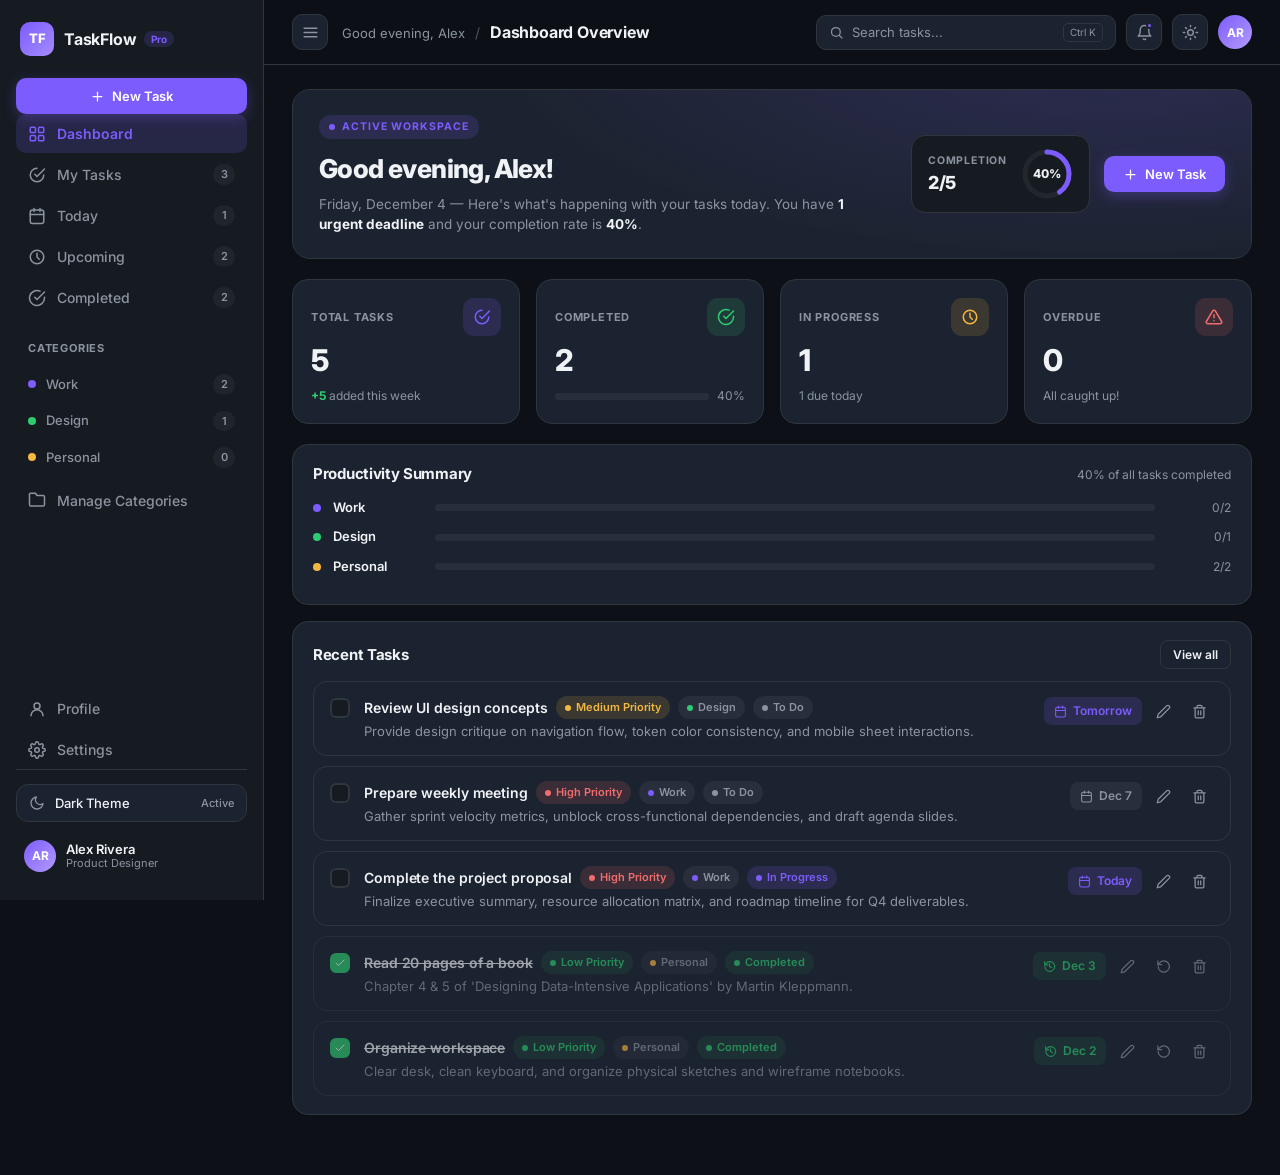
<file: HTML/index.html>
<!DOCTYPE html>
<html lang="en" data-theme="dark">
<head>
  <meta charset="UTF-8">
  <meta name="viewport" content="width=device-width, initial-scale=1.0">
  <meta name="description" content="TaskFlow — professional task management web app">
  <title>TaskFlow</title>
  <link rel="preconnect" href="https://fonts.googleapis.com">
  <link rel="preconnect" href="https://fonts.gstatic.com" crossorigin>
  <link href="https://fonts.googleapis.com/css2?family=Inter:wght@400;500;600;700;800&display=swap" rel="stylesheet">
  <link rel="stylesheet" href="../CSS/themes.css">
  <link rel="stylesheet" href="../CSS/style.css">
  <link rel="stylesheet" href="../CSS/components.css">
  <link rel="stylesheet" href="../CSS/responsive.css">
</head>
<body>

  <!-- ==================== SIDEBAR ==================== -->
  <aside class="sidebar" id="sidebar" aria-label="Main navigation">
    <div class="sidebar__logo">
      <span class="sidebar__logo-mark" aria-hidden="true">TF</span>
      <span class="sidebar__logo-text">TaskFlow <span class="logo-pro">Pro</span></span>
    </div>

    <button class="btn btn--primary btn--block" id="btnNewTaskSidebar" type="button" data-action="open-create">
      <span data-icon="plus"></span> New Task
    </button>

    <nav class="sidebar__nav" id="sidebarNav">
      <a href="#dashboard" class="nav-item active" data-view="dashboard">
        <span class="nav-item__icon" data-icon="dashboard"></span>
        <span class="nav-item__label">Dashboard</span>
      </a>
      <a href="#mytasks" class="nav-item" data-view="mytasks">
        <span class="nav-item__icon" data-icon="tasks"></span>
        <span class="nav-item__label">My Tasks</span>
        <span class="nav-badge" data-badge="mytasks">0</span>
      </a>
      <a href="#today" class="nav-item" data-view="today">
        <span class="nav-item__icon" data-icon="calendar"></span>
        <span class="nav-item__label">Today</span>
        <span class="nav-badge" data-badge="today">0</span>
      </a>
      <a href="#upcoming" class="nav-item" data-view="upcoming">
        <span class="nav-item__icon" data-icon="clock"></span>
        <span class="nav-item__label">Upcoming</span>
        <span class="nav-badge" data-badge="upcoming">0</span>
      </a>
      <a href="#completed" class="nav-item" data-view="completed">
        <span class="nav-item__icon" data-icon="check-circle"></span>
        <span class="nav-item__label">Completed</span>
        <span class="nav-badge" data-badge="completed">0</span>
      </a>

      <div class="sidebar__section">
        <span class="sidebar__section-title">Categories</span>
        <button class="sidebar__section-action" type="button" data-action="goto-categories" aria-label="Manage categories">
          <span data-icon="plus-sm"></span>
        </button>
      </div>
      <div class="nav-categories" id="navCategories"></div>

      <a href="#categories" class="nav-item" data-view="categories">
        <span class="nav-item__icon" data-icon="folder"></span>
        <span class="nav-item__label">Manage Categories</span>
      </a>

      <div class="sidebar__spacer"></div>
      <a href="#profile" class="nav-item" data-view="profile">
        <span class="nav-item__icon" data-icon="user"></span>
        <span class="nav-item__label">Profile</span>
      </a>
      <a href="#settings" class="nav-item" data-view="settings">
        <span class="nav-item__icon" data-icon="settings"></span>
        <span class="nav-item__label">Settings</span>
      </a>
    </nav>

    <div class="sidebar__footer">
      <button class="theme-toggle" id="btnThemeToggle" type="button" aria-label="Toggle theme">
        <span class="theme-toggle__icon" data-icon="moon"></span>
        <span class="theme-toggle__label">Dark Theme</span>
        <span class="theme-toggle__state">Active</span>
      </button>
      <div class="user-chip" data-action="goto-profile" role="button" tabindex="0">
        <span class="avatar avatar--sm" id="avatarSidebar">AR</span>
        <span class="user-chip__info">
          <span class="user-chip__name" id="sidebarUserName">Alex Rivera</span>
          <span class="user-chip__role">Product Designer</span>
        </span>
      </div>
    </div>
  </aside>
  <div class="sidebar-overlay" id="sidebarOverlay"></div>

  <!-- ==================== MAIN ==================== -->
  <div class="main">
    <header class="header">
      <button class="icon-btn header__menu" id="btnMenu" type="button" aria-label="Open menu">
        <span data-icon="menu"></span>
      </button>
      <div class="header__titles">
        <span class="header__greet" id="headerGreet">Good day</span>
        <span class="header__sep" aria-hidden="true">/</span>
        <h1 class="header__title" id="pageTitle">Dashboard Overview</h1>
      </div>
      <div class="header__actions">
        <div class="search-box">
          <span class="search-box__icon" data-icon="search"></span>
          <input type="search" id="globalSearch" class="search-box__input" placeholder="Search tasks..." aria-label="Search tasks">
          <span class="search-box__kbd">Ctrl K</span>
        </div>
        <button class="icon-btn header__bell" id="btnNotifications" type="button" aria-label="Notifications" data-action="toggle-notifications">
          <span data-icon="bell"></span>
          <span class="dot-indicator" id="notifDot" hidden></span>
        </button>
        <div class="notif-panel" id="notifPanel" hidden aria-label="Due notifications"></div>
        <button class="icon-btn" id="btnThemeHeader" type="button" aria-label="Toggle theme" data-icon-holder>
          <span data-icon="sun"></span>
        </button>
        <button class="avatar avatar--btn" id="avatarHeader" type="button" data-action="goto-profile" aria-label="Open profile">AR</button>
      </div>
    </header>

    <main class="content" id="appContent" tabindex="-1"></main>
  </div>

  <!-- ==================== TASK MODAL ==================== -->
  <div class="modal-overlay" id="taskModal" role="dialog" aria-modal="true" aria-labelledby="taskModalTitle" hidden>
    <div class="modal">
      <div class="modal__body">
        <h2 class="modal__title" id="taskModalTitle">New Task</h2>

        <div class="field">
          <label class="field__label" for="taskTitle">Task Title <span class="req">*</span></label>
          <input type="text" id="taskTitle" class="input" maxlength="120" placeholder="e.g. Design token audit and sync with engineering" autocomplete="off">
          <span class="field__error" id="taskTitleError" hidden>Title is required</span>
        </div>

        <div class="field">
          <label class="field__label" for="taskDesc">Description</label>
          <textarea id="taskDesc" class="input textarea" rows="4" maxlength="500" placeholder="Outline execution criteria, dependencies, or link references..."></textarea>
        </div>

        <div class="field-row">
          <div class="field">
            <label class="field__label" for="taskDue">Due Date</label>
            <input type="date" id="taskDue" class="input">
          </div>
          <div class="field">
            <label class="field__label" for="taskPriority">Priority</label>
            <select id="taskPriority" class="input select">
              <option value="low">Low Priority</option>
              <option value="medium">Medium Priority</option>
              <option value="high" selected>High Priority</option>
            </select>
          </div>
          <div class="field">
            <label class="field__label" for="taskCategory">Category</label>
            <select id="taskCategory" class="input select"></select>
          </div>
        </div>

        <div class="field">
          <span class="field__label">Status</span>
          <div class="segmented" id="taskStatusGroup" role="radiogroup" aria-label="Status">
            <button type="button" class="segmented__btn" data-status="todo">To Do</button>
            <button type="button" class="segmented__btn" data-status="inprogress">In Progress</button>
            <button type="button" class="segmented__btn" data-status="completed">Done</button>
          </div>
        </div>
      </div>

      <div class="modal__footer">
        <span class="modal__meta" id="taskModalMeta"></span>
        <span class="modal__kbd-hint"><kbd>Ctrl</kbd> + <kbd>Enter</kbd> to quickly save</span>
        <button type="button" class="link-danger" id="btnModalDelete" data-action="modal-delete" hidden>Delete Task</button>
        <span class="modal__footer-spacer"></span>
        <button type="button" class="btn btn--ghost" data-action="close-modal">Cancel</button>
        <button type="button" class="btn btn--primary" id="btnModalSubmit" data-action="submit-task">
          <span data-icon="plus-sm"></span> Create Task
        </button>
      </div>
    </div>
  </div>

  <!-- ==================== TOASTS ==================== -->
  <div class="toasts" id="toasts" aria-live="polite"></div>

  <script src="../JS/storage.js"></script>
  <script src="../JS/theme.js"></script>
  <script src="../JS/filters.js"></script>
  <script src="../JS/tasks.js"></script>
  <script src="../JS/app.js"></script>
</body>
</html>
</file>
<file: CSS/themes.css>
/* ============ TASKFLOW — THEME TOKENS ============ */

:root,
[data-theme="dark"] {
  --bg: #0D1117;
  --secondary: #161B22;
  --card: #1C2330;
  --border: #30363D;
  --text: #F0F3F6;
  --text-2: #8B949E;
  --primary: #7C5CFC;
  --success: #2ECC71;
  --warning: #F4B740;
  --danger: #F16C6C;

  --primary-soft: rgba(124, 92, 252, 0.16);
  --success-soft: rgba(46, 204, 113, 0.14);
  --warning-soft: rgba(244, 183, 64, 0.14);
  --danger-soft: rgba(241, 108, 108, 0.14);

  --hover: rgba(240, 243, 246, 0.05);
  --active: rgba(124, 92, 252, 0.12);
  --shadow: 0 8px 24px rgba(0, 0, 0, 0.35);
  --shadow-sm: 0 2px 8px rgba(0, 0, 0, 0.25);
  --overlay: rgba(6, 9, 14, 0.7);
  --scrollbar: #30363D;
}

[data-theme="light"] {
  --bg: #F7F8FC;
  --secondary: #FFFFFF;
  --card: #FFFFFF;
  --border: #E7E9F0;
  --text: #202333;
  --text-2: #85899A;
  --primary: #7055E8;
  --success: #20A36B;
  --warning: #E6A23C;
  --danger: #E45C65;

  --primary-soft: rgba(112, 85, 232, 0.10);
  --success-soft: rgba(32, 163, 107, 0.10);
  --warning-soft: rgba(230, 162, 60, 0.12);
  --danger-soft: rgba(228, 92, 101, 0.10);

  --hover: rgba(32, 35, 51, 0.04);
  --active: rgba(112, 85, 232, 0.08);
  --shadow: 0 8px 24px rgba(32, 35, 51, 0.08);
  --shadow-sm: 0 2px 8px rgba(32, 35, 51, 0.05);
  --overlay: rgba(32, 35, 51, 0.4);
  --scrollbar: #D6D9E4;
}
</file>
<file: CSS/style.css>
/* ============ TASKFLOW — LAYOUT & BASE ============ */

* { margin: 0; padding: 0; box-sizing: border-box; }

html { scroll-behavior: smooth; }

body {
  font-family: 'Inter', -apple-system, BlinkMacSystemFont, 'Segoe UI', Roboto, sans-serif;
  background: var(--bg);
  color: var(--text);
  font-size: 14px;
  line-height: 1.5;
  min-height: 100vh;
  transition: background 0.2s ease, color 0.2s ease;
  -webkit-font-smoothing: antialiased;
}

::-webkit-scrollbar { width: 10px; height: 10px; }
::-webkit-scrollbar-track { background: transparent; }
::-webkit-scrollbar-thumb { background: var(--scrollbar); border-radius: 6px; }

button { font-family: inherit; cursor: pointer; }
a { color: inherit; text-decoration: none; }
[hidden] { display: none !important; }

:focus-visible { outline: 2px solid var(--primary); outline-offset: 2px; border-radius: 4px; }

/* Inline SVG icon holders */
[data-icon] { display: inline-grid; place-items: center; }
[data-icon] svg { width: 15px; height: 15px; }
.nav-item__icon svg,
.theme-toggle__icon svg,
.search-box__icon svg { width: 100%; height: 100%; }

/* ---------- SIDEBAR ---------- */
.sidebar {
  position: fixed;
  inset: 0 auto 0 0;
  width: 264px;
  background: var(--secondary);
  border-right: 1px solid var(--border);
  display: flex;
  flex-direction: column;
  padding: 20px 16px;
  z-index: 60;
  transition: transform 0.22s ease;
  overflow-y: auto;
}

.sidebar__logo {
  display: flex;
  align-items: center;
  gap: 10px;
  margin-bottom: 20px;
  padding: 2px 4px;
}

.sidebar__logo-mark {
  width: 34px; height: 34px;
  border-radius: 10px;
  background: linear-gradient(135deg, var(--primary), #a48bff);
  color: #fff;
  font-weight: 800;
  font-size: 13px;
  display: grid;
  place-items: center;
  flex-shrink: 0;
}

.sidebar__logo-text { font-weight: 700; font-size: 16px; letter-spacing: -0.2px; }
.logo-pro {
  font-size: 10px;
  font-weight: 700;
  background: var(--primary-soft);
  color: var(--primary);
  padding: 2px 7px;
  border-radius: 20px;
  vertical-align: 2px;
  margin-left: 4px;
}

.sidebar__nav { display: flex; flex-direction: column; gap: 2px; flex: 1; }

.nav-item {
  display: flex;
  align-items: center;
  gap: 11px;
  padding: 9px 12px;
  border-radius: 10px;
  color: var(--text-2);
  font-weight: 500;
  transition: background 0.18s ease, color 0.18s ease;
}
.nav-item:hover { background: var(--hover); color: var(--text); }
.nav-item.active {
  background: var(--primary-soft);
  color: var(--primary);
  font-weight: 600;
}
.nav-item__icon { display: inline-flex; width: 18px; height: 18px; }
.nav-item__icon svg { width: 100%; height: 100%; }
.nav-item__label { flex: 1; }
.nav-badge {
  min-width: 22px;
  text-align: center;
  font-size: 11px;
  font-weight: 600;
  background: var(--hover);
  color: var(--text-2);
  border-radius: 20px;
  padding: 2px 7px;
}
.nav-item.active .nav-badge { background: var(--primary); color: #fff; }

.sidebar__section {
  display: flex;
  align-items: center;
  justify-content: space-between;
  margin: 18px 12px 6px;
}
.sidebar__section-title {
  font-size: 11px;
  font-weight: 700;
  text-transform: uppercase;
  letter-spacing: 0.8px;
  color: var(--text-2);
}
.sidebar__section-action {
  background: none; border: none; color: var(--text-2);
  width: 22px; height: 22px; display: grid; place-items: center;
  border-radius: 6px; transition: color 0.18s ease, background 0.18s ease;
}
.sidebar__section-action:hover { color: var(--text); background: var(--hover); }

.nav-categories { display: flex; flex-direction: column; gap: 2px; margin-bottom: 4px; }

.nav-cat {
  display: flex;
  align-items: center;
  gap: 10px;
  padding: 7px 12px;
  border-radius: 10px;
  color: var(--text-2);
  font-weight: 500;
  font-size: 13px;
  transition: background 0.18s ease, color 0.18s ease;
}
.nav-cat:hover { background: var(--hover); color: var(--text); }
.cat-dot { width: 8px; height: 8px; border-radius: 50%; flex-shrink: 0; }

.sidebar__spacer { flex: 1; min-height: 20px; }

.sidebar__footer { border-top: 1px solid var(--border); padding-top: 14px; display: flex; flex-direction: column; gap: 10px; }

.theme-toggle {
  display: flex;
  align-items: center;
  gap: 10px;
  width: 100%;
  padding: 10px 12px;
  background: var(--card);
  border: 1px solid var(--border);
  border-radius: 12px;
  color: var(--text);
  font-size: 13px;
  font-weight: 500;
  transition: background 0.18s ease, border-color 0.18s ease;
}
.theme-toggle:hover { border-color: var(--primary); }
.theme-toggle__icon { display: inline-flex; width: 16px; height: 16px; color: var(--text-2); }
.theme-toggle__icon svg { width: 100%; height: 100%; }
.theme-toggle__label { flex: 1; text-align: left; }
.theme-toggle__state { font-size: 11px; color: var(--text-2); }

.user-chip {
  display: flex;
  align-items: center;
  gap: 10px;
  padding: 8px;
  border-radius: 12px;
  transition: background 0.18s ease;
  cursor: pointer;
}
.user-chip:hover { background: var(--hover); }
.user-chip__info { display: flex; flex-direction: column; line-height: 1.25; min-width: 0; }
.user-chip__name { font-weight: 600; font-size: 13px; white-space: nowrap; overflow: hidden; text-overflow: ellipsis; }
.user-chip__role { font-size: 11px; color: var(--text-2); }

.avatar {
  width: 34px; height: 34px;
  border-radius: 50%;
  background: linear-gradient(135deg, var(--primary), #b39bff);
  color: #fff;
  font-size: 12px;
  font-weight: 700;
  display: grid;
  place-items: center;
  flex-shrink: 0;
  border: none;
}
.avatar--sm { width: 32px; height: 32px; }

.sidebar-overlay {
  position: fixed;
  inset: 0;
  background: var(--overlay);
  z-index: 55;
  opacity: 0;
  pointer-events: none;
  transition: opacity 0.2s ease;
}
.sidebar-overlay.show { opacity: 1; pointer-events: auto; }

/* ---------- MAIN / HEADER ---------- */
.main { margin-left: 264px; min-height: 100vh; display: flex; flex-direction: column; }

.header {
  position: sticky;
  top: 0;
  z-index: 40;
  display: flex;
  align-items: center;
  gap: 14px;
  padding: 14px 28px;
  background: color-mix(in srgb, var(--bg) 85%, transparent);
  backdrop-filter: blur(10px);
  border-bottom: 1px solid var(--border);
}

.header__menu { display: none; }

.header__titles { display: flex; align-items: baseline; gap: 10px; min-width: 0; flex: 1; }
.header__greet { color: var(--text-2); font-size: 13px; white-space: nowrap; }
.header__sep { color: var(--text-2); opacity: 0.5; }
.header__title { font-size: 16px; font-weight: 700; letter-spacing: -0.2px; white-space: nowrap; overflow: hidden; text-overflow: ellipsis; }

.header__actions { display: flex; align-items: center; gap: 10px; }

.search-box {
  display: flex;
  align-items: center;
  gap: 8px;
  background: var(--card);
  border: 1px solid var(--border);
  border-radius: 10px;
  padding: 7px 12px;
  width: 300px;
  transition: border-color 0.18s ease;
}
.search-box:focus-within { border-color: var(--primary); }
.search-box__icon { display: inline-flex; width: 15px; height: 15px; color: var(--text-2); }
.search-box__icon svg { width: 100%; height: 100%; }
.search-box__input {
  flex: 1;
  background: none;
  border: none;
  outline: none;
  color: var(--text);
  font-family: inherit;
  font-size: 13px;
  min-width: 0;
}
.search-box__input::placeholder { color: var(--text-2); }
.search-box__kbd {
  font-size: 10px;
  color: var(--text-2);
  border: 1px solid var(--border);
  border-radius: 5px;
  padding: 1px 6px;
  white-space: nowrap;
}

.icon-btn {
  position: relative;
  width: 36px; height: 36px;
  border: 1px solid var(--border);
  background: var(--card);
  color: var(--text-2);
  border-radius: 10px;
  display: grid;
  place-items: center;
  transition: color 0.18s ease, border-color 0.18s ease, background 0.18s ease;
}
.icon-btn:hover { color: var(--text); border-color: var(--primary); }
.icon-btn svg { width: 17px; height: 17px; }

.dot-indicator {
  position: absolute;
  top: 7px; right: 8px;
  width: 7px; height: 7px;
  border-radius: 50%;
  background: var(--primary);
  border: 2px solid var(--card);
}

/* Notifications dropdown */
.notif-panel {
  position: absolute;
  top: 58px;
  right: 110px;
  width: 320px;
  max-height: 380px;
  overflow-y: auto;
  background: var(--card);
  border: 1px solid var(--border);
  border-radius: 14px;
  box-shadow: var(--shadow);
  padding: 10px;
  z-index: 50;
}
.notif-panel__title {
  font-size: 11px;
  font-weight: 700;
  text-transform: uppercase;
  letter-spacing: 0.7px;
  color: var(--text-2);
  padding: 6px 8px 10px;
}
.notif-item {
  display: flex;
  gap: 10px;
  align-items: flex-start;
  padding: 9px 8px;
  border-radius: 10px;
  cursor: pointer;
  transition: background 0.15s ease;
}
.notif-item:hover { background: var(--hover); }
.notif-item__title { font-weight: 600; font-size: 13px; }
.notif-item__meta { font-size: 12px; color: var(--text-2); }
.notif-empty { padding: 16px 8px; color: var(--text-2); font-size: 13px; text-align: center; }

/* ---------- CONTENT ---------- */
.content {
  padding: 24px 28px 60px;
  flex: 1;
  animation: viewIn 0.2s ease;
}
@keyframes viewIn {
  from { opacity: 0; transform: translateY(6px); }
  to { opacity: 1; transform: none; }
}

/* Generic section blocks */
.panel {
  background: var(--card);
  border: 1px solid var(--border);
  border-radius: 16px;
  padding: 18px 20px;
}

.view-head { display: flex; align-items: center; justify-content: space-between; gap: 12px; margin-bottom: 18px; flex-wrap: wrap; }
.view-head h2 { font-size: 20px; font-weight: 700; letter-spacing: -0.3px; }
.view-head p { color: var(--text-2); font-size: 13px; }

.empty-state {
  text-align: center;
  padding: 48px 20px;
  color: var(--text-2);
}
.empty-state .empty-icon {
  width: 48px; height: 48px;
  margin: 0 auto 14px;
  display: grid;
  place-items: center;
  background: var(--hover);
  border-radius: 14px;
  color: var(--text-2);
}
.empty-state .empty-icon svg { width: 22px; height: 22px; }
.empty-state h3 { color: var(--text); font-size: 15px; margin-bottom: 4px; }
.empty-state p { font-size: 13px; }
</file>
<file: CSS/components.css>
/* ============ TASKFLOW — COMPONENTS ============ */

/* ---------- BUTTONS ---------- */
.btn {
  display: inline-flex;
  align-items: center;
  justify-content: center;
  gap: 7px;
  padding: 9px 18px;
  border-radius: 10px;
  border: 1px solid transparent;
  font-size: 13px;
  font-weight: 600;
  transition: background 0.18s ease, border-color 0.18s ease, transform 0.15s ease, box-shadow 0.18s ease;
  white-space: nowrap;
}
.btn svg { width: 15px; height: 15px; }
.btn:active { transform: scale(0.97); }

.btn--primary { background: var(--primary); color: #fff; box-shadow: 0 4px 14px rgba(124, 92, 252, 0.3); }
.btn--primary:hover { background: color-mix(in srgb, var(--primary) 85%, #000); }

.btn--ghost { background: var(--card); color: var(--text); border-color: var(--border); }
.btn--ghost:hover { border-color: var(--primary); color: var(--primary); }

.btn--danger { background: var(--danger-soft); color: var(--danger); border-color: transparent; }
.btn--danger:hover { background: var(--danger); color: #fff; }

.btn--block { width: 100%; }
.btn--sm { padding: 6px 12px; font-size: 12px; border-radius: 8px; }

.link-danger {
  background: none; border: none;
  color: var(--danger);
  font-size: 13px; font-weight: 600;
  padding: 8px 10px;
  border-radius: 8px;
  transition: background 0.18s ease;
}
.link-danger:hover { background: var(--danger-soft); }

/* ---------- FORM FIELDS ---------- */
.field { display: flex; flex-direction: column; gap: 6px; margin-bottom: 14px; flex: 1; min-width: 0; }
.field-row { display: flex; gap: 12px; }

.field__label {
  font-size: 11px;
  font-weight: 700;
  text-transform: uppercase;
  letter-spacing: 0.7px;
  color: var(--text-2);
}
.field__label .req { color: var(--danger); }

.input {
  width: 100%;
  background: var(--secondary);
  border: 1px solid var(--border);
  border-radius: 10px;
  padding: 10px 12px;
  color: var(--text);
  font-family: inherit;
  font-size: 13px;
  outline: none;
  transition: border-color 0.18s ease, box-shadow 0.18s ease;
}
.input:focus { border-color: var(--primary); box-shadow: 0 0 0 3px var(--primary-soft); }
.input::placeholder { color: var(--text-2); }

.textarea { resize: vertical; min-height: 92px; line-height: 1.55; }

.select {
  appearance: none;
  background-image: url("data:image/svg+xml,%3Csvg xmlns='http://www.w3.org/2000/svg' width='12' height='12' viewBox='0 0 24 24' fill='none' stroke='%238B949E' stroke-width='2.5' stroke-linecap='round' stroke-linejoin='round'%3E%3Cpath d='m6 9 6 6 6-6'/%3E%3C/svg%3E");
  background-repeat: no-repeat;
  background-position: right 12px center;
  padding-right: 32px;
  cursor: pointer;
}

.input.invalid { border-color: var(--danger); }
.field__error { font-size: 12px; color: var(--danger); }

input[type="date"].input::-webkit-calendar-picker-indicator { filter: invert(0.5); cursor: pointer; }

/* ---------- SEGMENTED CONTROL ---------- */
.segmented {
  display: inline-flex;
  gap: 4px;
  background: var(--secondary);
  border: 1px solid var(--border);
  border-radius: 10px;
  padding: 4px;
  width: 100%;
}
.segmented__btn {
  flex: 1;
  border: none;
  background: none;
  color: var(--text-2);
  font-size: 12.5px;
  font-weight: 600;
  padding: 7px 10px;
  border-radius: 7px;
  transition: background 0.18s ease, color 0.18s ease;
}
.segmented__btn:hover { color: var(--text); }
.segmented__btn.active { background: var(--primary-soft); color: var(--primary); }

/* ---------- BADGES ---------- */
.badge {
  display: inline-flex;
  align-items: center;
  gap: 5px;
  font-size: 11px;
  font-weight: 600;
  padding: 3px 9px;
  border-radius: 20px;
  white-space: nowrap;
}
.badge .badge-dot { width: 6px; height: 6px; border-radius: 50%; background: currentColor; }
.badge--primary { background: var(--primary-soft); color: var(--primary); }
.badge--success { background: var(--success-soft); color: var(--success); }
.badge--warning { background: var(--warning-soft); color: var(--warning); }
.badge--danger { background: var(--danger-soft); color: var(--danger); }
.badge--neutral { background: var(--hover); color: var(--text-2); }

/* ---------- CHIPS ---------- */
.chips { display: flex; align-items: center; gap: 8px; flex-wrap: wrap; }
.chip {
  border: 1px solid var(--border);
  background: var(--card);
  color: var(--text-2);
  font-size: 12.5px;
  font-weight: 600;
  padding: 6px 14px;
  border-radius: 20px;
  transition: all 0.18s ease;
}
.chip:hover { color: var(--text); border-color: var(--text-2); }
.chip.active { background: var(--primary); border-color: var(--primary); color: #fff; }

.chips-tags { display: flex; align-items: center; gap: 6px; flex-wrap: wrap; }
.chips-tags .chips-label { font-size: 11px; font-weight: 700; letter-spacing: 0.6px; color: var(--text-2); margin-right: 4px; }
.chip-tag {
  display: inline-flex; align-items: center; gap: 6px;
  border: 1px solid var(--border);
  background: var(--card);
  color: var(--text-2);
  font-size: 12px; font-weight: 600;
  padding: 5px 12px;
  border-radius: 20px;
  transition: all 0.18s ease;
}
.chip-tag:hover { color: var(--text); }
.chip-tag.active { border-color: currentColor; color: var(--text); }
.chip-tag .cat-dot { width: 7px; height: 7px; }

/* ---------- STATS ---------- */
.stats-grid {
  display: grid;
  grid-template-columns: repeat(4, 1fr);
  gap: 16px;
  margin: 20px 0;
}

.stat-card {
  background: var(--card);
  border: 1px solid var(--border);
  border-radius: 16px;
  padding: 18px;
  display: flex;
  flex-direction: column;
  gap: 8px;
  transition: transform 0.18s ease, box-shadow 0.18s ease;
}
.stat-card:hover { transform: translateY(-2px); box-shadow: var(--shadow-sm); }

.stat-card__top { display: flex; align-items: center; justify-content: space-between; gap: 10px; }
.stat-card__label { font-size: 11px; font-weight: 700; text-transform: uppercase; letter-spacing: 0.8px; color: var(--text-2); }
.stat-card__value { font-size: 30px; font-weight: 800; letter-spacing: -1px; line-height: 1.1; }

.stat-icon {
  width: 38px; height: 38px;
  border-radius: 11px;
  display: grid;
  place-items: center;
  flex-shrink: 0;
}
.stat-icon svg { width: 18px; height: 18px; }
.stat-icon--primary { background: var(--primary-soft); color: var(--primary); }
.stat-icon--success { background: var(--success-soft); color: var(--success); }
.stat-icon--warning { background: var(--warning-soft); color: var(--warning); }
.stat-icon--danger { background: var(--danger-soft); color: var(--danger); }

.stat-card__footer { display: flex; align-items: center; justify-content: space-between; gap: 8px; margin-top: 2px; }
.stat-note { font-size: 12px; color: var(--text-2); }
.stat-note strong { color: var(--success); }

/* ---------- PROGRESS ---------- */
.progress {
  height: 7px;
  background: var(--hover);
  border-radius: 6px;
  overflow: hidden;
  flex: 1;
}
.progress__bar {
  height: 100%;
  border-radius: 6px;
  background: var(--primary);
  transition: width 0.25s ease;
}
.progress__bar--success { background: var(--success); }
.progress__bar--warning { background: var(--warning); }
.progress__bar--danger { background: var(--danger); }

/* ---------- WELCOME BANNER ---------- */
.welcome-banner {
  position: relative;
  overflow: hidden;
  background:
    radial-gradient(600px 200px at 85% -20%, var(--primary-soft), transparent),
    var(--card);
  border: 1px solid var(--border);
  border-radius: 18px;
  padding: 24px 26px;
  display: flex;
  align-items: center;
  gap: 24px;
}
.welcome-banner__main { flex: 1; min-width: 0; }
.welcome-banner__tag {
  display: inline-flex;
  align-items: center;
  gap: 7px;
  font-size: 10.5px;
  font-weight: 700;
  letter-spacing: 1px;
  text-transform: uppercase;
  color: var(--primary);
  background: var(--primary-soft);
  padding: 4px 10px;
  border-radius: 20px;
  margin-bottom: 10px;
}
.welcome-banner__tag::before { content: ""; width: 6px; height: 6px; border-radius: 50%; background: var(--primary); }
.welcome-banner h2 { font-size: 26px; font-weight: 800; letter-spacing: -0.6px; margin-bottom: 6px; }
.welcome-banner__sub { color: var(--text-2); font-size: 13.5px; max-width: 560px; }
.welcome-banner__sub strong { color: var(--text); }

.velocity {
  display: flex;
  align-items: center;
  gap: 14px;
  background: var(--secondary);
  border: 1px solid var(--border);
  border-radius: 14px;
  padding: 12px 16px;
  flex-shrink: 0;
}
.velocity__label { font-size: 10.5px; font-weight: 700; letter-spacing: 0.8px; text-transform: uppercase; color: var(--text-2); }
.velocity__value { font-size: 18px; font-weight: 800; letter-spacing: -0.4px; }
.velocity__ring { position: relative; width: 52px; height: 52px; }
.velocity__ring svg { transform: rotate(-90deg); }
.velocity__pct {
  position: absolute; inset: 0;
  display: grid; place-items: center;
  font-size: 12px; font-weight: 800;
}

/* ---------- TOOLBAR ---------- */
.toolbar {
  display: flex;
  align-items: center;
  gap: 10px;
  flex-wrap: wrap;
  margin-bottom: 14px;
}
.toolbar__title { display: flex; align-items: center; gap: 10px; margin-right: auto; }
.toolbar__title h3 { font-size: 17px; font-weight: 700; display: inline-flex; align-items: center; gap: 8px; }
.toolbar__title h3 svg { width: 17px; height: 17px; color: var(--text-2); }
.toolbar .search-box { width: 250px; }
.toolbar .search-box__kbd { display: none; }

.select-inline {
  background: var(--card);
  border: 1px solid var(--border);
  color: var(--text);
  font-family: inherit;
  font-size: 12.5px;
  font-weight: 600;
  border-radius: 10px;
  padding: 8px 30px 8px 12px;
  cursor: pointer;
  outline: none;
  appearance: none;
  background-image: url("data:image/svg+xml,%3Csvg xmlns='http://www.w3.org/2000/svg' width='12' height='12' viewBox='0 0 24 24' fill='none' stroke='%238B949E' stroke-width='2.5' stroke-linecap='round' stroke-linejoin='round'%3E%3Cpath d='m6 9 6 6 6-6'/%3E%3C/svg%3E");
  background-repeat: no-repeat;
  background-position: right 10px center;
}
.select-inline:hover, .select-inline:focus { border-color: var(--primary); }

.view-toggle { display: inline-flex; background: var(--card); border: 1px solid var(--border); border-radius: 10px; padding: 3px; gap: 2px; }
.view-toggle button {
  border: none; background: none; color: var(--text-2);
  width: 30px; height: 28px;
  border-radius: 7px;
  display: grid; place-items: center;
  transition: all 0.18s ease;
}
.view-toggle button svg { width: 15px; height: 15px; }
.view-toggle button:hover { color: var(--text); }
.view-toggle button.active { background: var(--primary-soft); color: var(--primary); }

/* ---------- TASK ROWS ---------- */
.task-list { display: flex; flex-direction: column; gap: 10px; }

.task-row {
  display: flex;
  align-items: flex-start;
  gap: 14px;
  background: var(--card);
  border: 1px solid var(--border);
  border-radius: 14px;
  padding: 14px 16px;
  transition: border-color 0.18s ease, background 0.18s ease;
}
.task-row:hover { border-color: color-mix(in srgb, var(--primary) 45%, var(--border)); }

.task-row.is-completed { opacity: 0.62; }
.task-row.is-completed .task-row__title { text-decoration: line-through; }

.task-check {
  width: 20px; height: 20px;
  margin-top: 2px;
  border: 2px solid var(--border);
  border-radius: 6px;
  background: var(--secondary);
  cursor: pointer;
  flex-shrink: 0;
  display: grid; place-items: center;
  color: transparent;
  transition: all 0.18s ease;
  padding: 0;
}
.task-check svg { width: 12px; height: 12px; }
.task-check:hover { border-color: var(--primary); }
.task-check.checked { background: var(--success); border-color: var(--success); color: #fff; }

.task-row__main { flex: 1; min-width: 0; }
.task-row__title-line { display: flex; align-items: center; gap: 8px; flex-wrap: wrap; margin-bottom: 3px; }
.task-row__title { font-weight: 600; font-size: 14px; letter-spacing: -0.1px; }
.task-row__desc {
  color: var(--text-2);
  font-size: 13px;
  overflow: hidden;
  display: -webkit-box;
  -webkit-line-clamp: 2;
  -webkit-box-orient: vertical;
}

.task-row__side { display: flex; align-items: center; gap: 6px; flex-shrink: 0; }

.due-chip {
  display: inline-flex;
  align-items: center;
  gap: 6px;
  font-size: 12px;
  font-weight: 600;
  color: var(--text-2);
  background: var(--hover);
  border-radius: 8px;
  padding: 5px 10px;
  white-space: nowrap;
}
.due-chip svg { width: 13px; height: 13px; }
.due-chip--today { color: var(--primary); background: var(--primary-soft); }
.due-chip--overdue { color: var(--danger); background: var(--danger-soft); }
.due-chip--done { color: var(--success); background: var(--success-soft); }

.task-action {
  width: 30px; height: 30px;
  border: none;
  background: none;
  color: var(--text-2);
  border-radius: 8px;
  display: grid;
  place-items: center;
  transition: all 0.18s ease;
}
.task-action svg { width: 15px; height: 15px; }
.task-action:hover { background: var(--hover); color: var(--text); }
.task-action--danger:hover { background: var(--danger-soft); color: var(--danger); }
.task-action--success:hover { background: var(--success-soft); color: var(--success); }

/* ---------- TASK CARDS (grid view) ---------- */
.task-grid {
  display: grid;
  grid-template-columns: repeat(auto-fill, minmax(280px, 1fr));
  gap: 14px;
}
.task-card {
  background: var(--card);
  border: 1px solid var(--border);
  border-radius: 14px;
  padding: 16px;
  display: flex;
  flex-direction: column;
  gap: 10px;
  transition: border-color 0.18s ease, transform 0.18s ease;
}
.task-card:hover { border-color: color-mix(in srgb, var(--primary) 45%, var(--border)); transform: translateY(-2px); }
.task-card__top { display: flex; align-items: flex-start; justify-content: space-between; gap: 10px; }
.task-card__title { font-weight: 600; font-size: 14px; line-height: 1.4; }
.task-card.is-completed .task-card__title { text-decoration: line-through; opacity: 0.7; }
.task-card__desc { color: var(--text-2); font-size: 12.5px; min-height: 34px; }
.task-card__badges { display: flex; gap: 6px; flex-wrap: wrap; }
.task-card__footer { display: flex; align-items: center; justify-content: space-between; gap: 8px; margin-top: auto; padding-top: 10px; border-top: 1px solid var(--border); }

/* ---------- GROUP HEADINGS (Today / Upcoming) ---------- */
.group-title {
  display: flex;
  align-items: center;
  gap: 9px;
  font-size: 13px;
  font-weight: 700;
  text-transform: uppercase;
  letter-spacing: 0.7px;
  color: var(--text-2);
  margin: 22px 0 10px;
}
.group-title:first-child { margin-top: 0; }
.group-count { background: var(--hover); border-radius: 20px; padding: 1px 9px; font-size: 11px; }

/* ---------- CATEGORY CARDS ---------- */
.cat-grid { display: grid; grid-template-columns: repeat(auto-fill, minmax(240px, 1fr)); gap: 14px; }
.cat-card {
  background: var(--card);
  border: 1px solid var(--border);
  border-radius: 16px;
  padding: 18px;
  display: flex;
  flex-direction: column;
  gap: 12px;
  transition: border-color 0.18s ease;
}
.cat-card:hover { border-color: var(--primary); }
.cat-card__head { display: flex; align-items: center; justify-content: space-between; }
.cat-card__name { font-weight: 700; font-size: 15px; display: flex; align-items: center; gap: 9px; }
.cat-card__count { color: var(--text-2); font-size: 12.5px; }
.cat-card__actions { display: flex; gap: 4px; }
.cat-card .progress { height: 6px; }
.cat-card__footer { display: flex; align-items: center; justify-content: space-between; font-size: 12px; color: var(--text-2); }

.color-options { display: flex; gap: 8px; }
.color-option {
  width: 24px; height: 24px;
  border-radius: 50%;
  border: 2px solid transparent;
  cursor: pointer;
  padding: 0;
  transition: transform 0.15s ease, border-color 0.15s ease;
}
.color-option:hover { transform: scale(1.12); }
.color-option.selected { border-color: var(--text); }

/* ---------- MODAL ---------- */
.modal-overlay {
  position: fixed;
  inset: 0;
  background: var(--overlay);
  backdrop-filter: blur(4px);
  z-index: 90;
  display: grid;
  place-items: center;
  padding: 20px;
  animation: fadeIn 0.18s ease;
}
@keyframes fadeIn { from { opacity: 0; } to { opacity: 1; } }

.modal {
  width: 100%;
  max-width: 640px;
  max-height: calc(100vh - 40px);
  display: flex;
  flex-direction: column;
  background: var(--secondary);
  border: 1px solid var(--border);
  border-radius: 18px;
  box-shadow: var(--shadow);
  animation: modalIn 0.2s ease;
}
@keyframes modalIn {
  from { opacity: 0; transform: translateY(14px) scale(0.98); }
  to { opacity: 1; transform: none; }
}

.modal__body { padding: 24px 26px 10px; overflow-y: auto; }
.modal__title { font-size: 19px; font-weight: 700; letter-spacing: -0.3px; margin-bottom: 18px; }

.modal__footer {
  display: flex;
  align-items: center;
  gap: 10px;
  padding: 14px 26px;
  border-top: 1px solid var(--border);
  background: var(--card);
  border-radius: 0 0 18px 18px;
  flex-wrap: wrap;
}
.modal__kbd-hint { font-size: 11.5px; color: var(--text-2); margin-right: auto; }
.modal__kbd-hint kbd {
  font-family: inherit;
  font-size: 10px;
  font-weight: 700;
  background: var(--hover);
  border: 1px solid var(--border);
  border-radius: 4px;
  padding: 1px 5px;
}
.modal__meta { font-size: 11.5px; color: var(--text-2); }
.modal__footer-spacer { flex: 0; }

/* ---------- TOASTS ---------- */
.toasts {
  position: fixed;
  bottom: 22px;
  right: 22px;
  z-index: 120;
  display: flex;
  flex-direction: column;
  gap: 10px;
  max-width: min(420px, calc(100vw - 44px));
}
.toast {
  display: flex;
  align-items: center;
  gap: 11px;
  background: var(--card);
  border: 1px solid var(--border);
  border-radius: 12px;
  padding: 12px 16px;
  box-shadow: var(--shadow);
  animation: toastIn 0.22s ease;
  font-size: 13px;
  font-weight: 500;
}
@keyframes toastIn {
  from { opacity: 0; transform: translateY(12px); }
  to { opacity: 1; transform: none; }
}
.toast.leaving { animation: toastOut 0.2s ease forwards; }
@keyframes toastOut {
  to { opacity: 0; transform: translateY(8px); }
}
.toast__icon { width: 20px; height: 20px; flex-shrink: 0; display: grid; place-items: center; }
.toast__icon svg { width: 17px; height: 17px; }
.toast--success .toast__icon { color: var(--success); }
.toast--warning .toast__icon { color: var(--warning); }
.toast--danger .toast__icon { color: var(--danger); }
.toast--info .toast__icon { color: var(--primary); }
.toast__msg { flex: 1; }
.toast__action {
  background: none; border: none;
  color: var(--primary);
  font-size: 13px; font-weight: 700;
  padding: 4px 6px;
  border-radius: 6px;
}
.toast__action:hover { background: var(--primary-soft); }
.toast__close {
  background: none; border: none;
  color: var(--text-2);
  width: 24px; height: 24px;
  display: grid; place-items: center;
  border-radius: 6px;
}
.toast__close:hover { color: var(--text); }
.toast__close svg { width: 13px; height: 13px; }

/* ---------- PROFILE & SETTINGS ---------- */
.profile-card {
  background: var(--card);
  border: 1px solid var(--border);
  border-radius: 18px;
  padding: 26px;
  max-width: 560px;
}
.profile-head { display: flex; align-items: center; gap: 18px; margin-bottom: 22px; }
.profile-head .avatar { width: 64px; height: 64px; font-size: 20px; border-radius: 20px; }
.profile-head h3 { font-size: 18px; font-weight: 700; }
.profile-head p { color: var(--text-2); font-size: 13px; }

.settings-card {
  background: var(--card);
  border: 1px solid var(--border);
  border-radius: 16px;
  padding: 20px;
  max-width: 560px;
  margin-bottom: 16px;
}
.settings-card h3 { font-size: 15px; font-weight: 700; margin-bottom: 4px; }
.settings-card > p { color: var(--text-2); font-size: 12.5px; margin-bottom: 14px; }

.theme-cards { display: grid; grid-template-columns: 1fr 1fr; gap: 12px; }
.theme-card {
  border: 2px solid var(--border);
  background: var(--secondary);
  border-radius: 14px;
  padding: 16px;
  text-align: left;
  color: var(--text);
  transition: border-color 0.18s ease;
  display: flex;
  flex-direction: column;
  gap: 10px;
}
.theme-card:hover { border-color: var(--text-2); }
.theme-card.active { border-color: var(--primary); }
.theme-preview {
  height: 64px;
  border-radius: 10px;
  border: 1px solid var(--border);
  display: flex;
  gap: 6px;
  padding: 8px;
}
.theme-preview span { border-radius: 5px; flex: 1; }
.theme-preview--dark { background: #0D1117; }
.theme-preview--dark span:nth-child(1) { background: #1C2330; flex: 0 0 26%; }
.theme-preview--dark span:nth-child(2) { background: #7C5CFC; flex: 0 0 46%; }
.theme-preview--dark span:nth-child(3) { background: #161B22; }
.theme-preview--light { background: #F7F8FC; }
.theme-preview--light span:nth-child(1) { background: #FFFFFF; flex: 0 0 26%; }
.theme-preview--light span:nth-child(2) { background: #7055E8; flex: 0 0 46%; }
.theme-preview--light span:nth-child(3) { background: #E7E9F0; }
.theme-card__label { display: flex; align-items: center; gap: 8px; font-weight: 600; font-size: 13px; }
.theme-card__label svg { width: 15px; height: 15px; color: var(--text-2); }

.setting-row {
  display: flex;
  align-items: center;
  justify-content: space-between;
  gap: 12px;
  padding: 10px 0;
  border-bottom: 1px solid var(--border);
}
.setting-row:last-child { border-bottom: none; }
.setting-row__info { flex: 1; }
.setting-row__info strong { display: block; font-size: 13.5px; font-weight: 600; }
.setting-row__info span { font-size: 12.5px; color: var(--text-2); }

.switch {
  position: relative;
  width: 42px; height: 24px;
  border-radius: 20px;
  background: var(--hover);
  border: 1px solid var(--border);
  cursor: pointer;
  transition: background 0.2s ease;
  flex-shrink: 0;
  padding: 0;
}
.switch::after {
  content: "";
  position: absolute;
  top: 2px; left: 2px;
  width: 18px; height: 18px;
  border-radius: 50%;
  background: var(--text-2);
  transition: transform 0.2s ease, background 0.2s ease;
}
.switch.on { background: var(--primary); border-color: var(--primary); }
.switch.on::after { transform: translateX(18px); background: #fff; }
</file>
<file: CSS/responsive.css>
/* ============ TASKFLOW — RESPONSIVE (mobile-first adjustments) ============ */

/* ---------- Tablet ≤ 1024px ---------- */
@media (max-width: 1024px) {
  .sidebar { width: 76px; padding: 16px 10px; }
  .sidebar__logo-text,
  .nav-item__label,
  .nav-badge,
  .sidebar__section-title,
  .sidebar__section-action,
  .nav-categories,
  .nav-item[data-view="categories"],
  .theme-toggle__label,
  .theme-toggle__state,
  .user-chip__info { display: none; }

  .sidebar__logo { justify-content: center; padding: 0; }
  .nav-item { justify-content: center; padding: 11px 0; }
  .sidebar__section { justify-content: center; margin: 14px 0 6px; }
  .sidebar__footer { align-items: center; }
  .theme-toggle { justify-content: center; padding: 10px; }
  .user-chip { justify-content: center; padding: 8px 0; }

  .main { margin-left: 76px; }
  .stats-grid { grid-template-columns: repeat(2, 1fr); }
  .content { padding: 20px 20px 48px; }
  .header { padding: 12px 20px; }
  .search-box { width: 220px; }
  .welcome-banner { flex-direction: column; align-items: stretch; }
  .welcome-banner__extra { justify-content: space-between; }
}

/* ---------- Mobile ≤ 768px ---------- */
@media (max-width: 768px) {
  .header__menu { display: grid; }

  .sidebar {
    transform: translateX(-105%);
    width: 276px;
    padding: 20px 16px;
    box-shadow: var(--shadow);
  }
  .sidebar.open { transform: translateX(0); }

  /* restore hidden labels inside the drawer */
  .sidebar__logo-text,
  .nav-item__label,
  .nav-badge,
  .sidebar__section-title,
  .sidebar__section-action,
  .nav-categories,
  .nav-item[data-view="categories"],
  .theme-toggle__label,
  .theme-toggle__state,
  .user-chip__info { display: initial; }

  .sidebar__logo { justify-content: flex-start; padding: 2px 4px; }
  .nav-item { justify-content: flex-start; padding: 9px 12px; }
  .sidebar__section { justify-content: space-between; margin: 18px 12px 6px; }
  .theme-toggle { justify-content: flex-start; padding: 10px 12px; }
  .user-chip { justify-content: flex-start; padding: 8px; }
  .sidebar__footer { align-items: stretch; }

  .main { margin-left: 0; }

  .header { padding: 10px 14px; gap: 10px; }
  .header__greet, .header__sep { display: none; }
  .header__title { font-size: 15px; }
  .search-box { width: auto; flex: 1; }
  .search-box__kbd { display: none; }
  .notif-panel { right: 12px; left: 12px; width: auto; }

  .content { padding: 16px 14px 80px; }

  .stats-grid { grid-template-columns: repeat(2, 1fr); gap: 10px; }
  .stat-card { padding: 14px; }
  .stat-card__value { font-size: 24px; }
  .stat-card__footer { flex-direction: column; align-items: flex-start; gap: 4px; }

  .welcome-banner { padding: 18px; border-radius: 14px; }
  .welcome-banner h2 { font-size: 20px; }
  .welcome-banner__extra { flex-direction: column; align-items: stretch; gap: 12px; }

  .field-row { flex-direction: column; gap: 0; }

  .toolbar .search-box { width: 100%; order: -1; }
  .toolbar { gap: 8px; }
  .toolbar__title { width: 100%; margin-right: 0; }

  /* task rows adapted */
  .task-row { flex-wrap: wrap; padding: 12px 14px; }
  .task-row__side { width: 100%; justify-content: space-between; margin-top: 4px; padding-top: 8px; border-top: 1px solid var(--border); }
  .task-row__side .due-chip { order: 1; }
  .task-row__side .task-action { order: 2; }

  .task-grid { grid-template-columns: 1fr; }
  .cat-grid { grid-template-columns: 1fr; }

  .modal { max-height: calc(100vh - 24px); }
  .modal__body { padding: 18px 18px 6px; }
  .modal__footer { padding: 12px 18px; }
  .modal__kbd-hint { display: none; }
  .modal__footer .btn { flex: 1; }

  .theme-cards { grid-template-columns: 1fr; }
  .toasts { left: 14px; right: 14px; bottom: 14px; max-width: none; }
}

/* ---------- Small phones ≤ 480px ---------- */
@media (max-width: 480px) {
  .stats-grid { grid-template-columns: 1fr; }
  .stat-card__footer { flex-direction: row; align-items: center; }
  .header__actions .icon-btn#btnThemeHeader { display: none; }
  .velocity { padding: 10px 12px; }
}
</file>
